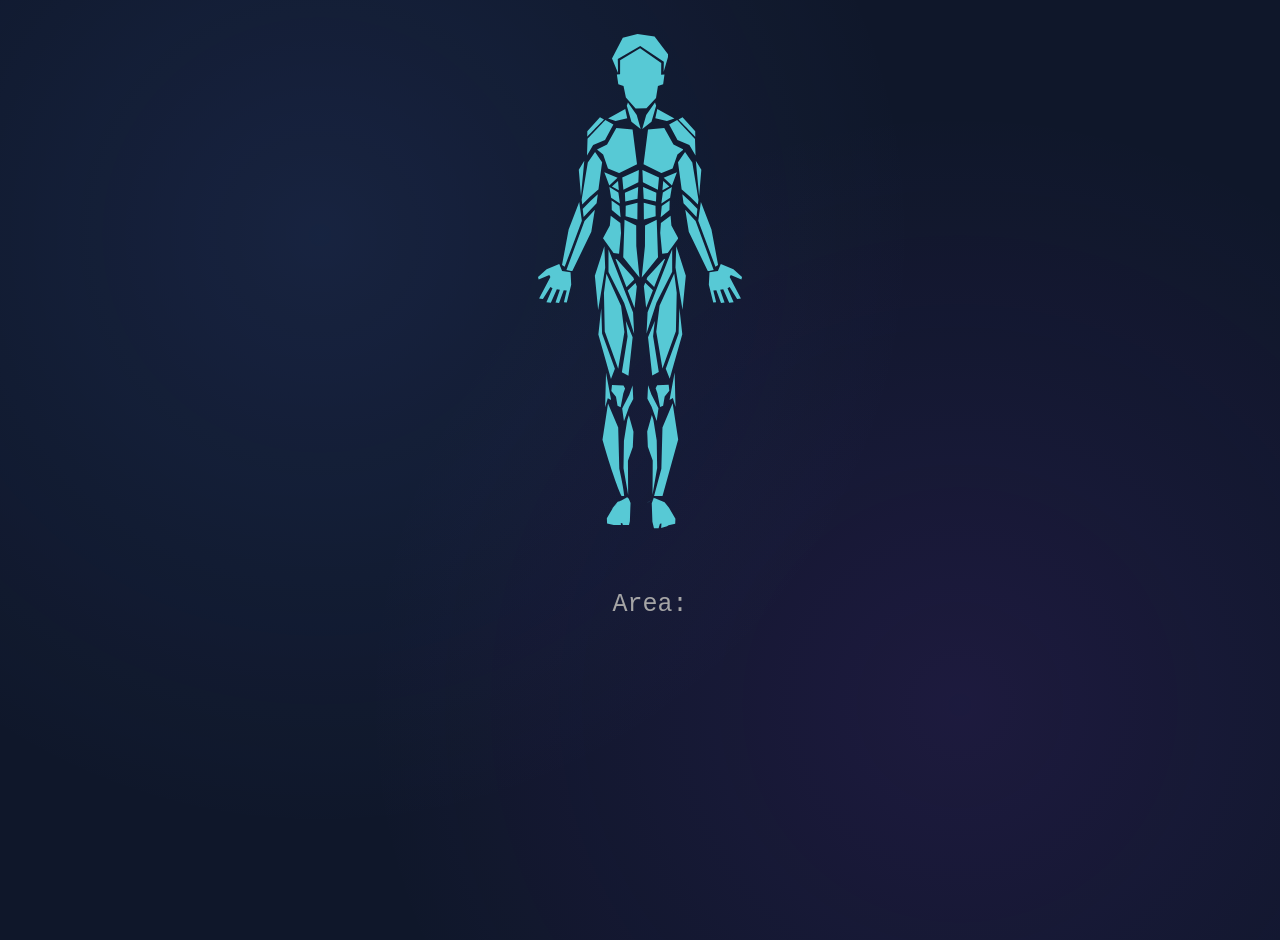
<file: index.html>
<!DOCTYPE html>
<html lang="en">
<head>

    <!-- Meta Tags -->
    <meta charset="UTF-8">
    <meta http-equiv="X-UA-Compatible" content="ie=edge">

    <!-- Stylesheet ok Docs -->
    <link rel="stylesheet" href="index.css">

    <!-- Javascript Docs -->
    <script type="text/javascript" src="index.js"></script>

</head>
<body>

    <!-- Human Body //-->
    <div class="human-body">
        <svg data-position='head' id='head' class='head' xmlns='http://www.w3.org/2000/svg' width='56.594' height='95.031' viewBox='0 0 56.594 95.031'><path d='M15.92 68.5l8.8 12.546 3.97 13.984-9.254-7.38-4.622-15.848zm27.1 0l-8.8 12.546-3.976 13.988 9.254-7.38 4.622-15.848zm6.11-27.775l.108-11.775-21.16-14.742L8.123 26.133 8.09 40.19l-3.24.215 1.462 9.732 5.208 1.81 2.36 11.63 9.72 11.018 10.856-.324 9.56-10.37 1.918-11.952 5.207-1.81 1.342-9.517zm-43.085-1.84l-.257-13.82L28.226 11.9l23.618 15.755-.216 10.37 4.976-17.085L42.556 2.376 25.49 0 10.803 3.673.002 24.415z'/></svg>
        <svg data-position='left-shoulder' id='left-shoulder' class='left-shoulder' xmlns='http://www.w3.org/2000/svg' width='109.532' height='46.594' viewBox='0 0 109.532 46.594'><path d='m 38.244,-0.004 1.98,9.232 -11.653,2.857 -7.474,-2.637 z M 17.005,10.536 12.962,8.35 0.306,22.35 0.244,27.675 c 0,0 16.52,-17.015 16.764,-17.14 z m 1.285,0.58 C 18.3,11.396 0.528,30.038 0.528,30.038 L -0.01,46.595 6.147,36.045 18.017,30.989 26.374,15.6 Z'/></svg>
        <svg data-position='right-shoulder' id='right-shoulder' class='right-shoulder' xmlns='http://www.w3.org/2000/svg' width='109.532' height='46.594' viewBox='0 0 109.532 46.594'><path d='m 3.2759972,-0.004 -1.98,9.232 11.6529998,2.857 7.473999,-2.637 z m 21.2379988,10.54 4.044,-2.187 12.656,14 0.07,5.33 c 0,0 -16.524,-17.019 -16.769,-17.144 z m -1.285,0.58 c -0.008,0.28 17.762,18.922 17.762,18.922 l 0.537,16.557 -6.157,-10.55 -11.871,-5.057 L 15.147997,15.6 Z'/></svg>
        <svg data-position='left-arm' id='left-arm' class='left-arm' xmlns='http://www.w3.org/2000/svg' width='156.344' height='119.25' viewBox='0 0 156.344 119.25'><path d='m21.12,56.5a1.678,1.678 0 0 1 -0.427,0.33l0.935,8.224l12.977,-13.89l1.2,-8.958a168.2,168.2 0 0 0 -14.685,14.294zm1.387,12.522l-18.07,48.91l5.757,1.333l19.125,-39.44l3.518,-22.047l-10.33,11.244zm-5.278,-18.96l2.638,18.74l-17.2,46.023l-2.657,-1.775l6.644,-35.518l10.575,-27.47zm18.805,-12.323a1.78,1.78 0 0 1 0.407,-0.24l3.666,-27.345l-7.037,-10.139l-7.258,10.58l-6.16,37.04l0.566,4.973a151.447,151.447 0 0 1 15.808,-14.87l0.008,0.001zm-13.742,-28.906l-3.3,35.276l-2.2,-26.238l5.5,-9.038z'/></svg>
        <svg data-position='right-arm' id='right-arm' class='right-arm' xmlns='http://www.w3.org/2000/svg' width='156.344' height='119.25' viewBox='0 0 156.344 119.25'><path d='m 18.997,56.5 a 1.678,1.678 0 0 0 0.427,0.33 L 18.489,65.054 5.512,51.164 4.312,42.206 A 168.2,168.2 0 0 1 18.997,56.5 Z m -1.387,12.522 18.07,48.91 -5.757,1.333 L 10.798,79.825 7.28,57.778 17.61,69.022 Z m 5.278,-18.96 -2.638,18.74 17.2,46.023 2.657,-1.775 L 33.463,77.532 22.888,50.062 Z M 4.083,37.739 A 1.78,1.78 0 0 0 3.676,37.499 L 0.01,10.154 7.047,0.015 l 7.258,10.58 6.16,37.04 -0.566,4.973 A 151.447,151.447 0 0 0 4.091,37.738 l -0.008,10e-4 z m 13.742,-28.906 3.3,35.276 2.2,-26.238 -5.5,-9.038 z'/></svg>
        <svg data-position='chest' id='chest' class='chest' xmlns='http://www.w3.org/2000/svg' width='86.594' height='45.063' viewBox='0 0 86.594 45.063'><path d='M19.32 0l-9.225 16.488-10.1 5.056 6.15 4.836 4.832 14.07 11.2 4.616 17.85-8.828-4.452-34.7zm47.934 0l9.225 16.488 10.1 5.056-6.15 4.836-4.833 14.07-11.2 4.616-17.844-8.828 4.45-34.7z'/></svg>
        <svg data-position='stomach' id='stomach' class='stomach' xmlns='http://www.w3.org/2000/svg' width='75.25' height='107.594' viewBox='0 0 75.25 107.594'><path d='M19.25 7.49l16.6-7.5-.5 12.16-14.943 7.662zm-10.322 8.9l6.9 3.848-.8-9.116zm5.617-8.732L1.32 2.15 6.3 15.6zm-8.17 9.267l9.015 5.514 1.54 11.028-8.795-5.735zm15.53 5.89l.332 8.662 12.286-2.665.664-11.826zm14.61 84.783L33.28 76.062l-.08-20.53-11.654-5.736-1.32 37.5zM22.735 35.64L22.57 46.3l11.787 3.166.166-16.657zm-14.16-5.255L16.49 35.9l1.1 11.25-8.8-7.06zm8.79 22.74l-9.673-7.28-.84 9.78L-.006 68.29l10.564 14.594 5.5.883 1.98-20.735zM56 7.488l-16.6-7.5.5 12.16 14.942 7.66zm10.32 8.9l-6.9 3.847.8-9.116zm-5.617-8.733L73.93 2.148l-4.98 13.447zm8.17 9.267l-9.015 5.514-1.54 11.03 8.8-5.736zm-15.53 5.89l-.332 8.662-12.285-2.665-.664-11.827zm-14.61 84.783l3.234-31.536.082-20.532 11.65-5.735 1.32 37.5zm13.78-71.957l.166 10.66-11.786 3.168-.166-16.657zm14.16-5.256l-7.915 5.514-1.1 11.25 8.794-7.06zm-8.79 22.743l9.673-7.28.84 9.78 6.862 12.66-10.564 14.597-5.5.883-1.975-20.74z'/></svg>
        <svg data-position='left-leg' id='left-leg' class='left-leg' xmlns='http://www.w3.org/2000/svg' width='93.626' height='250.625' viewBox='0 0 93.626 250.625'><path d='m 18.00179,139.99461 -0.664,5.99 4.647,5.77 1.55,9.1 3.1,1.33 2.655,-13.755 1.77,-4.88 -1.55,-3.107 z m 20.582,0.444 -3.32,9.318 -7.082,13.755 1.77,12.647 5.09,-14.2 4.205,-7.982 z m -26.557,-12.645 5.09,27.29 -3.32,-1.777 -2.656,8.875 z m 22.795,42.374 -1.55,4.88 -3.32,20.634 -0.442,27.51 4.65,26.847 -0.223,-34.39 4.87,-13.754 0.663,-15.087 z m -10.623,12.424 1.106,41.267 c 14.157565,64.57987 -5.846437,10.46082 -16.8199998,-29.07 l 5.5329998,-36.384 z m -9.71,-178.164003 0,22.476 15.71,31.073 9.923,30.850003 -1.033,-21.375 z m 25.49,30.248 0.118,-0.148 -0.793,-2.024 -16.545,-18.16 -1.242,-0.44 10.984,28.378 z m -6.255,10.766 6.812,17.6 2.274,-21.596 -1.344,-3.43 z m -26.4699998,17.82 0.827,25.340003 12.8159998,35.257 -3.928,10.136 -12.6099998,-44.51 z M 31.81879,76.04161 l 0.345,0.826 6.47,15.48 -4.177,38.342 -6.594,-3.526 5.715,-35.7 z m -21.465,-74.697003 0.827,21.373 L 4.1527902,65.02561 0.84679017,30.870607 Z m 2.068,27.323 14.677,32.391 3.307,26.000003 -6.2,36.58 -13.437,-37.241 -0.8269998,-38.342003 z'/></svg>
        <svg data-position='right-leg' id='right-leg' class='right-leg' xmlns='http://www.w3.org/2000/svg' width='80' height='250.625' viewBox='0 0 80 250.625'><path d='m 26.664979,139.7913 0.663,5.99 -4.647,5.77 -1.55,9.1 -3.1,1.33 -2.655,-13.755 -1.77,-4.88 1.55,-3.107 z m -20.5820002,0.444 3.3200005,9.318 7.0799997,13.755 -1.77,12.647 -5.0899997,-14.2 -4.2000005,-7.987 z m 3.7620005,29.73 1.5499997,4.88 3.32,20.633 0.442,27.51 -4.648,26.847 0.22,-34.39 -4.8670002,-13.754 -0.67,-15.087 z m 10.6229997,12.424 -1.107,41.267 -8.852,33.28 9.627,-4.55 16.046,-57.8 -5.533,-36.384 z m -13.9460002,74.991 c -5.157661,19.45233 -2.5788305,9.72616 0,0 z M 30.177979,4.225305 l 0,22.476 -15.713,31.072 -9.9230002,30.850005 1.033,-21.375005 z m -25.4930002,30.249 -0.118,-0.15 0.793,-2.023 16.5450002,-18.16 1.24,-0.44 -10.98,28.377 z m 6.2550002,10.764 -6.8120002,17.6 -2.274,-21.595 1.344,-3.43 z m 26.47,17.82 -0.827,25.342005 -12.816,35.25599 3.927,10.136 12.61,-44.50999 z m -24.565,12.783005 -0.346,0.825 -6.4700002,15.48 4.1780002,38.34199 6.594,-3.527 -5.715,-35.69999 z m 19.792,51.74999 -5.09,27.29 3.32,-1.776 2.655,8.875 z m 1.671,-126.452995 -0.826,21.375 7.03,42.308 3.306,-34.155 z m -2.066,27.325 -14.677,32.392 -3.308,26.000005 6.2,36.57999 13.436,-37.23999 0.827,-38.340005 z'/></svg>
        <svg data-position='left-hand' id='left-hand' class='left-hand' xmlns='http://www.w3.org/2000/svg' width='90' height='38.938' viewBox='0 0 90 38.938'><path d='m 21.255,-0.00198191 2.88,6.90000201 8.412,1.335 0.664,12.4579799 -4.427,17.8 -2.878,-0.22 2.8,-11.847 -2.99,-0.084 -4.676,12.6 -3.544,-0.446 4.4,-12.736 -3.072,-0.584 -5.978,13.543 -4.428,-0.445 6.088,-14.1 -2.1,-1.25 L 4.878,34.934 1.114,34.489 12.4,12.9 11.293,11.12 0.665,15.57 0,13.124 8.635,5.3380201 Z' /></svg>
        <svg data-position='right-hand' id='right-hand' class='right-hand' xmlns='http://www.w3.org/2000/svg' width='90' height='38.938' viewBox='0 0 90 38.938'><path d='m 13.793386,-0.00198533 -2.88,6.90000163 -8.4120002,1.335 -0.664,12.4579837 4.427,17.8 2.878,-0.22 -2.8,-11.847 2.99,-0.084 4.6760002,12.6 3.544,-0.446 -4.4,-12.736 3.072,-0.584 5.978,13.543 4.428,-0.445 -6.088,-14.1 2.1,-1.25 7.528,12.012 3.764,-0.445 -11.286,-21.589 1.107,-1.78 10.628,4.45 0.665,-2.447 -8.635,-7.7859837 z'/></svg>
        <svg data-position='left-foot' id='left-foot' class='left-foot' xmlns='http://www.w3.org/2000/svg' width='30' height='30' viewBox='0 0 30 30'><path d='m 19.558357,1.92821 c -22.1993328,20.55867 -11.0996668,10.27933 0,0 z m 5.975,5.989 -0.664,18.415 -1.55,6.435 -4.647,0 -1.327,-4.437 -1.55,-0.222 0.332,4.437 -5.864,-1.778 -1.5499998,-0.887 -6.64,-1.442 -0.22,-5.214 6.418,-10.87 4.4259998,-5.548 c 9.991542,-3.26362 9.41586,-8.41457 12.836,1.111 z'/></svg>
        <svg data-position='right-foot' id='right-foot' class='right-foot' xmlns='http://www.w3.org/2000/svg' width='90' height='38.938' viewBox='0 0 90 38.938'><path d='m 11.723492,2.35897 c -40.202667,20.558 -20.1013335,10.279 0,0 z m -5.9740005,5.989 0.663,18.415 1.546,6.435 4.6480005,0 1.328,-4.437 1.55,-0.222 -0.333,4.437 5.863,-1.778 1.55,-0.887 6.638,-1.442 0.222,-5.214 -6.418,-10.868 -4.426,-5.547 -10.8440005,-4.437 z'/> </svg>
    </div>
    <!--// Human Body -->

    <!-- Data Showing //-->
    <div id="area">
        Area: <span id="data"></span>
    </div>
    <!--// Data Showing -->

    <!-- Info Card //-->
    <div id="info-card" class="info-card">
        <div class="card-content">
            <h3 id="card-title">Body Part Details</h3>
            <div id="card-description" class="card-description"></div>
            <div id="card-details" class="card-details"></div>
        </div>
    </div>
    <!--// Info Card -->

</body>
</html>
</file>
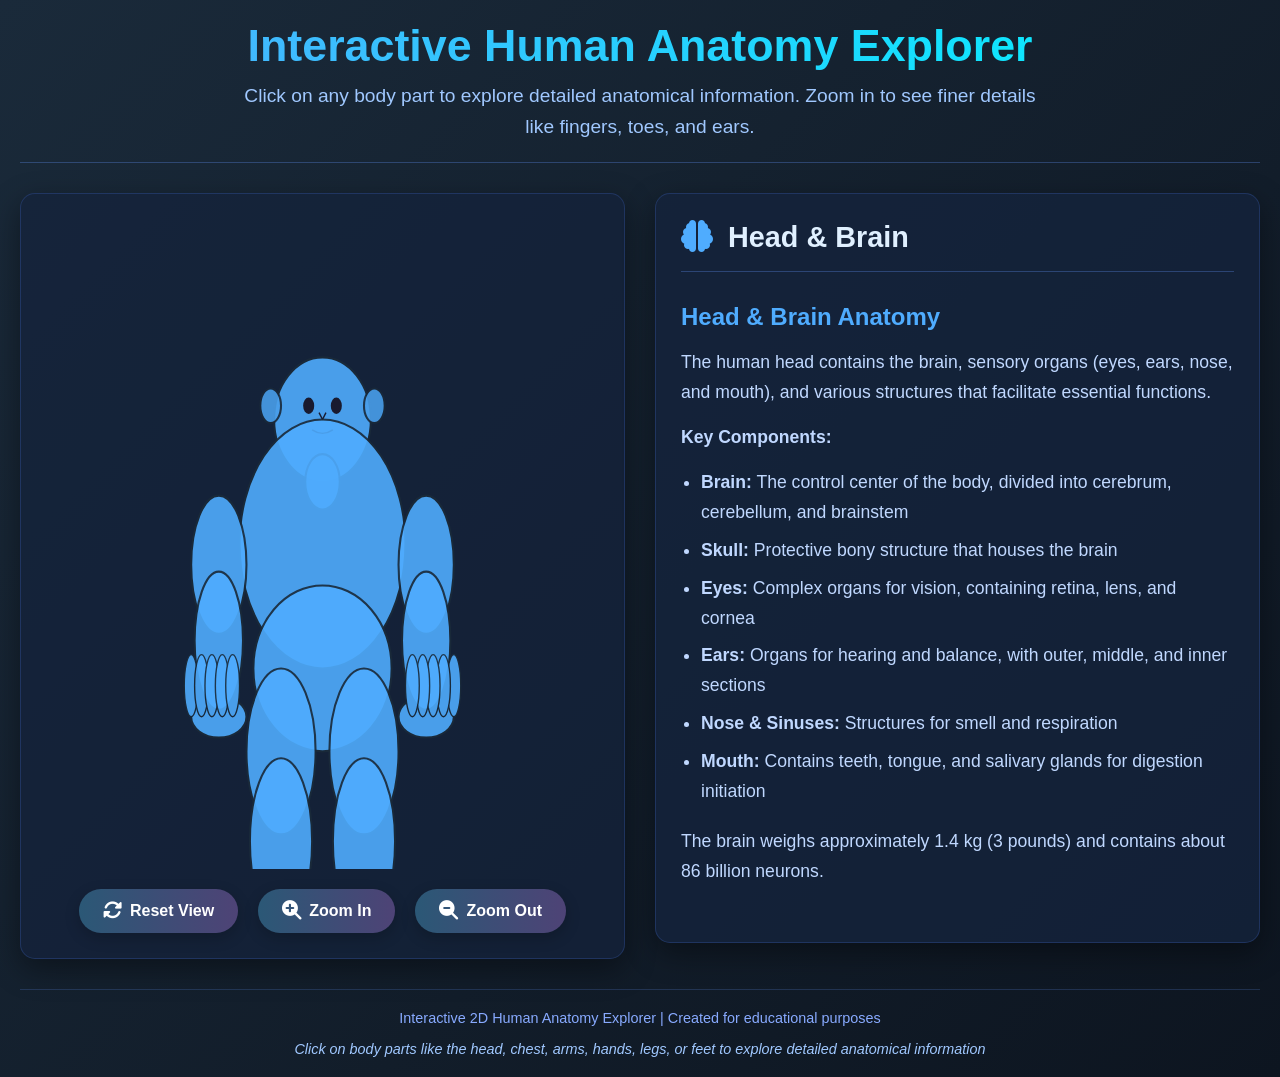
<file: deep.html>
<!DOCTYPE html>
<html lang="en">
<head>
    <meta charset="UTF-8">
    <meta name="viewport" content="width=device-width, initial-scale=1.0">
    <title>Interactive 2D Human Anatomy Explorer</title>
    <link rel="stylesheet" href="https://cdnjs.cloudflare.com/ajax/libs/font-awesome/6.4.0/css/all.min.css">
    <style>
        * {
            margin: 0;
            padding: 0;
            box-sizing: border-box;
            font-family: 'Segoe UI', Tahoma, Geneva, Verdana, sans-serif;
        }
        
        body {
            background: linear-gradient(135deg, #1a2a3a, #0d1520);
            color: #e0f0ff;
            min-height: 100vh;
            padding: 20px;
        }
        
        .container {
            max-width: 1400px;
            margin: 0 auto;
        }
        
        header {
            text-align: center;
            margin-bottom: 30px;
            padding-bottom: 20px;
            border-bottom: 1px solid rgba(100, 150, 255, 0.3);
        }
        
        h1 {
            font-size: 2.8rem;
            background: linear-gradient(to right, #4facfe, #00f2fe);
            -webkit-background-clip: text;
            background-clip: text;
            color: transparent;
            margin-bottom: 10px;
        }
        
        .subtitle {
            font-size: 1.2rem;
            color: #a0c8ff;
            max-width: 800px;
            margin: 0 auto;
            line-height: 1.6;
        }
        
        .app-container {
            display: flex;
            flex-wrap: wrap;
            gap: 30px;
            margin-bottom: 30px;
        }
        
        .human-figure-container {
            flex: 1;
            min-width: 500px;
            background: rgba(20, 35, 60, 0.7);
            border-radius: 15px;
            padding: 25px;
            box-shadow: 0 10px 30px rgba(0, 0, 0, 0.4);
            border: 1px solid rgba(80, 130, 255, 0.2);
        }
        
        .info-panel {
            flex: 1;
            min-width: 400px;
            background: rgba(20, 35, 60, 0.8);
            border-radius: 15px;
            padding: 25px;
            box-shadow: 0 10px 30px rgba(0, 0, 0, 0.4);
            border: 1px solid rgba(80, 130, 255, 0.2);
            overflow-y: auto;
            max-height: 750px;
        }
        
        .info-header {
            display: flex;
            align-items: center;
            margin-bottom: 25px;
            padding-bottom: 15px;
            border-bottom: 1px solid rgba(100, 150, 255, 0.3);
        }
        
        .info-icon {
            font-size: 2rem;
            margin-right: 15px;
            color: #4facfe;
        }
        
        .info-title {
            font-size: 1.8rem;
            color: #e0f0ff;
        }
        
        .info-content {
            font-size: 1.1rem;
            line-height: 1.7;
        }
        
        .info-content h3 {
            color: #4facfe;
            margin-bottom: 10px;
            font-size: 1.5rem;
        }
        
        .info-content p {
            margin-bottom: 15px;
            color: #c0d8ff;
        }
        
        .info-content ul {
            padding-left: 20px;
            margin-bottom: 20px;
        }
        
        .info-content li {
            margin-bottom: 8px;
            color: #c0d8ff;
        }
        
        .human-figure {
            position: relative;
            width: 100%;
            height: 650px;
            margin: 0 auto;
        }
        
        /* Body parts styling */
        .body-part {
            cursor: pointer;
            transition: all 0.3s ease;
            opacity: 0.9;
        }
        
        .body-part:hover {
            opacity: 1;
            filter: drop-shadow(0 0 8px rgba(79, 172, 254, 0.7));
        }
        
        .body-part.active {
            filter: drop-shadow(0 0 15px rgba(79, 172, 254, 0.9));
            opacity: 1;
        }
        
        .controls {
            display: flex;
            justify-content: center;
            gap: 20px;
            margin-top: 20px;
            flex-wrap: wrap;
        }
        
        .control-btn {
            background: linear-gradient(to right, #2b5876, #4e4376);
            border: none;
            color: white;
            padding: 12px 24px;
            border-radius: 50px;
            cursor: pointer;
            font-size: 1rem;
            font-weight: 600;
            transition: all 0.3s ease;
            display: flex;
            align-items: center;
            gap: 8px;
            box-shadow: 0 5px 15px rgba(0, 0, 0, 0.2);
        }
        
        .control-btn:hover {
            transform: translateY(-3px);
            box-shadow: 0 8px 20px rgba(0, 0, 0, 0.3);
        }
        
        .control-btn:active {
            transform: translateY(1px);
        }
        
        .control-btn i {
            font-size: 1.2rem;
        }
        
        .reset-btn {
            background: linear-gradient(to right, #2b5876, #4e4376);
        }
        
        .zoom-in {
            background: linear-gradient(to right, #2b5876, #4e4376);
        }
        
        .zoom-out {
            background: linear-gradient(to right, #2b5876, #4e4376);
        }
        
        footer {
            text-align: center;
            padding-top: 20px;
            color: #88aaff;
            font-size: 0.9rem;
            border-top: 1px solid rgba(100, 150, 255, 0.2);
        }
        
        .instructions {
            margin-top: 15px;
            font-style: italic;
            color: #a0c8ff;
        }
        
        /* Responsive design */
        @media (max-width: 1100px) {
            .app-container {
                flex-direction: column;
            }
            
            .human-figure-container, .info-panel {
                min-width: 100%;
            }
            
            .human-figure {
                height: 550px;
            }
        }
        
        @media (max-width: 600px) {
            .human-figure {
                height: 400px;
            }
            
            h1 {
                font-size: 2.2rem;
            }
            
            .control-btn {
                padding: 10px 18px;
                font-size: 0.9rem;
            }
        }
    </style>
</head>
<body>
    <div class="container">
        <header>
            <h1>Interactive Human Anatomy Explorer</h1>
            <p class="subtitle">Click on any body part to explore detailed anatomical information. Zoom in to see finer details like fingers, toes, and ears.</p>
        </header>
        
        <div class="app-container">
            <div class="human-figure-container">
                <div class="human-figure" id="humanFigure">
                    <!-- SVG human figure will be inserted here by JavaScript -->
                </div>
                
                <div class="controls">
                    <button class="control-btn reset-btn" id="resetView">
                        <i class="fas fa-sync-alt"></i> Reset View
                    </button>
                    <button class="control-btn zoom-in" id="zoomIn">
                        <i class="fas fa-search-plus"></i> Zoom In
                    </button>
                    <button class="control-btn zoom-out" id="zoomOut">
                        <i class="fas fa-search-minus"></i> Zoom Out
                    </button>
                </div>
            </div>
            
            <div class="info-panel">
                <div class="info-header">
                    <div class="info-icon">
                        <i class="fas fa-info-circle" id="infoIcon"></i>
                    </div>
                    <h2 class="info-title" id="infoTitle">Human Anatomy Explorer</h2>
                </div>
                <div class="info-content" id="infoContent">
                    <h3>Welcome to the Interactive Human Anatomy Explorer</h3>
                    <p>This interactive tool allows you to explore detailed human anatomy by clicking on different body parts.</p>
                    <p><strong>How to use:</strong></p>
                    <ul>
                        <li>Click on any body part to select it and view detailed information</li>
                        <li>Use the zoom buttons to see finer details</li>
                        <li>Click "Reset View" to return to the default view</li>
                        <li>Hover over body parts to see them highlighted</li>
                    </ul>
                    <p>Select a body part to begin exploring the fascinating details of human anatomy!</p>
                </div>
            </div>
        </div>
        
        <footer>
            <p>Interactive 2D Human Anatomy Explorer | Created for educational purposes</p>
            <p class="instructions">Click on body parts like the head, chest, arms, hands, legs, or feet to explore detailed anatomical information</p>
        </footer>
    </div>

    <script>
        // Anatomy data for different body parts
        const anatomyData = {
            head: {
                title: "Head & Brain",
                icon: "fas fa-brain",
                content: `
                    <h3>Head & Brain Anatomy</h3>
                    <p>The human head contains the brain, sensory organs (eyes, ears, nose, and mouth), and various structures that facilitate essential functions.</p>
                    
                    <p><strong>Key Components:</strong></p>
                    <ul>
                        <li><strong>Brain:</strong> The control center of the body, divided into cerebrum, cerebellum, and brainstem</li>
                        <li><strong>Skull:</strong> Protective bony structure that houses the brain</li>
                        <li><strong>Eyes:</strong> Complex organs for vision, containing retina, lens, and cornea</li>
                        <li><strong>Ears:</strong> Organs for hearing and balance, with outer, middle, and inner sections</li>
                        <li><strong>Nose & Sinuses:</strong> Structures for smell and respiration</li>
                        <li><strong>Mouth:</strong> Contains teeth, tongue, and salivary glands for digestion initiation</li>
                    </ul>
                    
                    <p>The brain weighs approximately 1.4 kg (3 pounds) and contains about 86 billion neurons.</p>
                `
            },
            chest: {
                title: "Chest & Thoracic Organs",
                icon: "fas fa-heartbeat",
                content: `
                    <h3>Chest & Thoracic Cavity</h3>
                    <p>The chest (thoracic cavity) contains vital organs for circulation, respiration, and protection.</p>
                    
                    <p><strong>Major Organs:</strong></p>
                    <ul>
                        <li><strong>Heart:</strong> Muscular organ that pumps blood throughout the body</li>
                        <li><strong>Lungs:</strong> Pair of spongy organs for gas exchange (oxygen in, carbon dioxide out)</li>
                        <li><strong>Ribs & Sternum:</strong> Bony cage that protects thoracic organs</li>
                        <li><strong>Diaphragm:</strong> Major muscle for respiration that separates thoracic and abdominal cavities</li>
                        <li><strong>Esophagus:</strong> Muscular tube connecting throat to stomach</li>
                        <li><strong>Trachea:</strong> Windpipe that carries air to the lungs</li>
                    </ul>
                    
                    <p>The heart beats approximately 100,000 times per day, pumping about 7,500 liters of blood.</p>
                `
            },
            abdomen: {
                title: "Abdomen & Digestive System",
                icon: "fas fa-stomach",
                content: `
                    <h3>Abdomen & Digestive Organs</h3>
                    <p>The abdominal cavity contains most digestive organs and plays a crucial role in nutrient processing and waste elimination.</p>
                    
                    <p><strong>Key Organs:</strong></p>
                    <ul>
                        <li><strong>Stomach:</strong> Muscular sac that mixes food with digestive juices</li>
                        <li><strong>Liver:</strong> Largest internal organ, produces bile and detoxifies chemicals</li>
                        <li><strong>Pancreas:</strong> Produces digestive enzymes and hormones like insulin</li>
                        <li><strong>Small Intestine:</strong> Where most digestion and nutrient absorption occurs</li>
                        <li><strong>Large Intestine:</strong> Absorbs water and forms feces</li>
                        <li><strong>Kidneys:</strong> Filter blood, remove waste, and regulate fluid balance</li>
                        <li><strong>Spleen:</strong> Filters blood and supports immune system</li>
                    </ul>
                    
                    <p>The small intestine is approximately 6-7 meters (20-23 feet) long in adults.</p>
                `
            },
            arm: {
                title: "Arm & Upper Limb",
                icon: "fas fa-hand-paper",
                content: `
                    <h3>Arm & Upper Limb Anatomy</h3>
                    <p>The human arm is a complex structure designed for mobility, manipulation, and strength.</p>
                    
                    <p><strong>Major Components:</strong></p>
                    <ul>
                        <li><strong>Shoulder:</strong> Ball-and-socket joint connecting arm to torso</li>
                        <li><strong>Upper Arm (Humerus):</strong> Single long bone between shoulder and elbow</li>
                        <li><strong>Forearm:</strong> Contains radius and ulna bones</li>
                        <li><strong>Elbow Joint:</strong> Hinge joint allowing flexion and extension</li>
                        <li><strong>Wrist:</strong> Complex joint with 8 carpal bones</li>
                        <li><strong>Muscles:</strong> Biceps (front), triceps (back), and numerous forearm muscles</li>
                    </ul>
                    
                    <p>The arm contains approximately 30 bones, including the shoulder, arm, forearm, wrist, and hand bones.</p>
                `
            },
            hand: {
                title: "Hand & Fingers",
                icon: "fas fa-hand",
                content: `
                    <h3>Hand & Finger Anatomy</h3>
                    <p>The human hand is an intricate structure with remarkable dexterity, containing 27 bones and numerous muscles.</p>
                    
                    <p><strong>Detailed Anatomy:</strong></p>
                    <ul>
                        <li><strong>Palm:</strong> Contains 5 metacarpal bones</li>
                        <li><strong>Fingers (Digits):</strong> Each has 3 phalanges (except thumb with 2)</li>
                        <li><strong>Thumb:</strong> Opposable digit with unique saddle joint</li>
                        <li><strong>Joints:</strong> Interphalangeal (between finger bones), metacarpophalangeal (knuckles)</li>
                        <li><strong>Fingerprints:</strong> Unique ridge patterns on fingertips for grip</li>
                        <li><strong>Nails:</strong> Protective keratin plates on dorsal fingertips</li>
                    </ul>
                    
                    <p>Each hand contains approximately 17,000 touch receptors and nerve endings, making it one of the most sensitive body parts.</p>
                `
            },
            leg: {
                title: "Leg & Lower Limb",
                icon: "fas fa-walking",
                content: `
                    <h3>Leg & Lower Limb Anatomy</h3>
                    <p>The legs provide support, mobility, and stability for the human body, containing some of the strongest bones and muscles.</p>
                    
                    <p><strong>Major Components:</strong></p>
                    <ul>
                        <li><strong>Hip Joint:</strong> Ball-and-socket connecting leg to pelvis</li>
                        <li><strong>Thigh (Femur):</strong> Longest and strongest bone in the body</li>
                        <li><strong>Knee:</strong> Complex hinge joint with patella (kneecap)</li>
                        <li><strong>Lower Leg:</strong> Contains tibia (shin) and fibula bones</li>
                        <li><strong>Ankle:</strong> Joint connecting leg to foot</li>
                        <li><strong>Major Muscles:</strong> Quadriceps (front thigh), hamstrings (back thigh), calf muscles</li>
                    </ul>
                    
                    <p>The femur can withstand forces up to 1,800-2,500 pounds, making it remarkably strong for its weight.</p>
                `
            },
            foot: {
                title: "Foot & Toes",
                icon: "fas fa-shoe-prints",
                content: `
                    <h3>Foot & Toe Anatomy</h3>
                    <p>The human foot is a complex structure with 26 bones, 33 joints, and over 100 muscles, tendons, and ligaments.</p>
                    
                    <p><strong>Detailed Anatomy:</strong></p>
                    <ul>
                        <li><strong>Ankle:</strong> Joint between leg and foot with tibia, fibula, and talus</li>
                        <li><strong>Heel:</strong> Contains calcaneus (largest foot bone)</li>
                        <li><strong>Arch:</strong> Spring-like structure for shock absorption</li>
                        <li><strong>Toes (Digits):</strong> Five toes, each with phalanges</li>
                        <li><strong>Big Toe (Hallux):</strong> Bears most weight during walking</li>
                        <li><strong>Ball of Foot:</strong> Area behind toes bearing body weight</li>
                        <li><strong>Plantar Fascia:</strong> Thick band supporting the arch</li>
                    </ul>
                    
                    <p>The average person takes 8,000-10,000 steps per day, which adds up to about 115,000 miles over a lifetime—more than four times around the Earth!</p>
                `
            },
            ear: {
                title: "Ear & Hearing",
                icon: "fas fa-ear",
                content: `
                    <h3>Ear & Hearing Anatomy</h3>
                    <p>The human ear is a complex organ responsible for hearing and balance, divided into three main sections.</p>
                    
                    <p><strong>Detailed Anatomy:</strong></p>
                    <ul>
                        <li><strong>Outer Ear:</strong> Pinna (visible part) and ear canal</li>
                        <li><strong>Middle Ear:</strong> Contains eardrum and three tiny bones (ossicles) - malleus, incus, and stapes</li>
                        <li><strong>Inner Ear:</strong> Cochlea (hearing) and vestibular system (balance)</li>
                        <li><strong>Eardrum:</strong> Thin membrane that vibrates with sound</li>
                        <li><strong>Eustachian Tube:</strong> Connects middle ear to throat, equalizes pressure</li>
                        <li><strong>Cochlea:</strong> Spiral-shaped organ with hair cells that convert sound vibrations to nerve signals</li>
                    </ul>
                    
                    <p>The human ear can detect sounds from 20 Hz (low pitch) to 20,000 Hz (high pitch) and can distinguish between hundreds of thousands of different sounds.</p>
                `
            }
        };

        // Current state
        let currentZoom = 1;
        let activePart = null;
        
        // Initialize the application
        document.addEventListener('DOMContentLoaded', function() {
            // Create SVG human figure
            createHumanFigure();
            
            // Set up event listeners for controls
            document.getElementById('resetView').addEventListener('click', resetView);
            document.getElementById('zoomIn').addEventListener('click', zoomIn);
            document.getElementById('zoomOut').addEventListener('click', zoomOut);
            
            // Set up initial info display
            updateInfoPanel('head');
        });
        
        // Create SVG human figure with detailed body parts
        function createHumanFigure() {
            const container = document.getElementById('humanFigure');
            
            // Create SVG element
            const svg = document.createElementNS("http://www.w3.org/2000/svg", "svg");
            svg.setAttribute("viewBox", "0 0 800 800");
            svg.setAttribute("width", "100%");
            svg.setAttribute("height", "100%");
            svg.setAttribute("id", "humanFigureSVG");
            
            // Create groups for different zoom levels
            const mainGroup = document.createElementNS("http://www.w3.org/2000/svg", "g");
            mainGroup.setAttribute("id", "mainGroup");
            mainGroup.setAttribute("transform", `scale(${currentZoom}) translate(400, 400)`);
            
            // Draw detailed human figure with body parts
            // Head (with detailed features)
            const headGroup = createBodyPart('head', 0, -180, 70, 90, '#4facfe');
            // Add facial features to head
            const faceGroup = document.createElementNS("http://www.w3.org/2000/svg", "g");
            
            // Eyes
            const leftEye = document.createElementNS("http://www.w3.org/2000/svg", "ellipse");
            leftEye.setAttribute("cx", "-20");
            leftEye.setAttribute("cy", "-20");
            leftEye.setAttribute("rx", "8");
            leftEye.setAttribute("ry", "12");
            leftEye.setAttribute("fill", "#1a1a2e");
            
            const rightEye = document.createElementNS("http://www.w3.org/2000/svg", "ellipse");
            rightEye.setAttribute("cx", "20");
            rightEye.setAttribute("cy", "-20");
            rightEye.setAttribute("rx", "8");
            rightEye.setAttribute("ry", "12");
            rightEye.setAttribute("fill", "#1a1a2e");
            
            // Nose
            const nose = document.createElementNS("http://www.w3.org/2000/svg", "path");
            nose.setAttribute("d", "M-5,-10 L0,0 L5,-10");
            nose.setAttribute("fill", "none");
            nose.setAttribute("stroke", "#1a1a2e");
            nose.setAttribute("stroke-width", "2");
            
            // Mouth
            const mouth = document.createElementNS("http://www.w3.org/2000/svg", "path");
            mouth.setAttribute("d", "M-15,15 Q0,25 15,15");
            mouth.setAttribute("fill", "none");
            mouth.setAttribute("stroke", "#1a1a2e");
            mouth.setAttribute("stroke-width", "2");
            
            // Ears
            const leftEar = createBodyPart('ear', -75, -20, 15, 25, '#4facfe');
            const rightEar = createBodyPart('ear', 75, -20, 15, 25, '#4facfe');
            
            faceGroup.appendChild(leftEye);
            faceGroup.appendChild(rightEye);
            faceGroup.appendChild(nose);
            faceGroup.appendChild(mouth);
            headGroup.appendChild(faceGroup);
            headGroup.appendChild(leftEar);
            headGroup.appendChild(rightEar);
            
            // Neck
            const neck = createBodyPart('neck', 0, -90, 25, 40, '#4facfe');
            
            // Chest/Torso
            const chest = createBodyPart('chest', 0, 0, 120, 180, '#4facfe');
            
            // Abdomen
            const abdomen = createBodyPart('abdomen', 0, 180, 100, 120, '#4facfe');
            
            // Left Arm (with detailed hand)
            const leftArmGroup = document.createElementNS("http://www.w3.org/2000/svg", "g");
            leftArmGroup.setAttribute("id", "leftArmGroup");
            
            // Upper arm
            const leftUpperArm = createBodyPart('arm', -150, 30, 40, 100, '#4facfe');
            
            // Forearm
            const leftForearm = createBodyPart('arm', -150, 140, 35, 100, '#4facfe');
            
            // Hand with fingers
            const leftHandGroup = createHand('hand', -150, 250, 40, 30, '#4facfe', 'left');
            
            leftArmGroup.appendChild(leftUpperArm);
            leftArmGroup.appendChild(leftForearm);
            leftArmGroup.appendChild(leftHandGroup);
            
            // Right Arm (with detailed hand)
            const rightArmGroup = document.createElementNS("http://www.w3.org/2000/svg", "g");
            rightArmGroup.setAttribute("id", "rightArmGroup");
            
            // Upper arm
            const rightUpperArm = createBodyPart('arm', 150, 30, 40, 100, '#4facfe');
            
            // Forearm
            const rightForearm = createBodyPart('arm', 150, 140, 35, 100, '#4facfe');
            
            // Hand with fingers
            const rightHandGroup = createHand('hand', 150, 250, 40, 30, '#4facfe', 'right');
            
            rightArmGroup.appendChild(rightUpperArm);
            rightArmGroup.appendChild(rightForearm);
            rightArmGroup.appendChild(rightHandGroup);
            
            // Left Leg (with detailed foot)
            const leftLegGroup = document.createElementNS("http://www.w3.org/2000/svg", "g");
            leftLegGroup.setAttribute("id", "leftLegGroup");
            
            // Thigh
            const leftThigh = createBodyPart('leg', -60, 300, 50, 120, '#4facfe');
            
            // Lower leg
            const leftLowerLeg = createBodyPart('leg', -60, 430, 45, 120, '#4facfe');
            
            // Foot with toes
            const leftFootGroup = createFoot('foot', -60, 560, 60, 30, '#4facfe', 'left');
            
            leftLegGroup.appendChild(leftThigh);
            leftLegGroup.appendChild(leftLowerLeg);
            leftLegGroup.appendChild(leftFootGroup);
            
            // Right Leg (with detailed foot)
            const rightLegGroup = document.createElementNS("http://www.w3.org/2000/svg", "g");
            rightLegGroup.setAttribute("id", "rightLegGroup");
            
            // Thigh
            const rightThigh = createBodyPart('leg', 60, 300, 50, 120, '#4facfe');
            
            // Lower leg
            const rightLowerLeg = createBodyPart('leg', 60, 430, 45, 120, '#4facfe');
            
            // Foot with toes
            const rightFootGroup = createFoot('foot', 60, 560, 60, 30, '#4facfe', 'right');
            
            rightLegGroup.appendChild(rightThigh);
            rightLegGroup.appendChild(rightLowerLeg);
            rightLegGroup.appendChild(rightFootGroup);
            
            // Add all body parts to the main group
            mainGroup.appendChild(headGroup);
            mainGroup.appendChild(neck);
            mainGroup.appendChild(chest);
            mainGroup.appendChild(abdomen);
            mainGroup.appendChild(leftArmGroup);
            mainGroup.appendChild(rightArmGroup);
            mainGroup.appendChild(leftLegGroup);
            mainGroup.appendChild(rightLegGroup);
            
            svg.appendChild(mainGroup);
            container.appendChild(svg);
        }
        
        // Create a body part element
        function createBodyPart(id, x, y, width, height, color) {
            const group = document.createElementNS("http://www.w3.org/2000/svg", "g");
            group.setAttribute("id", id);
            group.setAttribute("class", "body-part");
            group.setAttribute("transform", `translate(${x}, ${y})`);
            
            const part = document.createElementNS("http://www.w3.org/2000/svg", "ellipse");
            part.setAttribute("cx", "0");
            part.setAttribute("cy", "0");
            part.setAttribute("rx", width);
            part.setAttribute("ry", height);
            part.setAttribute("fill", color);
            part.setAttribute("stroke", "#1a2a3a");
            part.setAttribute("stroke-width", "3");
            
            group.appendChild(part);
            
            // Add event listener
            group.addEventListener('click', function(e) {
                e.stopPropagation();
                selectBodyPart(id);
            });
            
            return group;
        }
        
        // Create a detailed hand with fingers
        function createHand(id, x, y, width, height, color, side) {
            const group = document.createElementNS("http://www.w3.org/2000/svg", "g");
            group.setAttribute("id", id);
            group.setAttribute("class", "body-part");
            group.setAttribute("transform", `translate(${x}, ${y})`);
            
            // Palm
            const palm = document.createElementNS("http://www.w3.org/2000/svg", "ellipse");
            palm.setAttribute("cx", "0");
            palm.setAttribute("cy", "0");
            palm.setAttribute("rx", width);
            palm.setAttribute("ry", height);
            palm.setAttribute("fill", color);
            palm.setAttribute("stroke", "#1a2a3a");
            palm.setAttribute("stroke-width", "3");
            
            group.appendChild(palm);
            
            // Create fingers (5 fingers)
            const fingerCount = 5;
            const fingerWidth = width / 4;
            const fingerHeight = height * 1.5;
            
            for (let i = 0; i < fingerCount; i++) {
                // Position fingers based on side (left or right hand)
                let fingerX;
                if (side === 'left') {
                    fingerX = -width + (i * fingerWidth * 1.5);
                } else {
                    fingerX = width - (i * fingerWidth * 1.5);
                }
                
                const finger = document.createElementNS("http://www.w3.org/2000/svg", "ellipse");
                finger.setAttribute("cx", fingerX);
                finger.setAttribute("cy", -fingerHeight);
                finger.setAttribute("rx", fingerWidth);
                finger.setAttribute("ry", fingerHeight);
                finger.setAttribute("fill", color);
                finger.setAttribute("stroke", "#1a2a3a");
                finger.setAttribute("stroke-width", "2");
                
                group.appendChild(finger);
            }
            
            // Add event listener
            group.addEventListener('click', function(e) {
                e.stopPropagation();
                selectBodyPart('hand');
            });
            
            return group;
        }
        
        // Create a detailed foot with toes
        function createFoot(id, x, y, width, height, color, side) {
            const group = document.createElementNS("http://www.w3.org/2000/svg", "g");
            group.setAttribute("id", id);
            group.setAttribute("class", "body-part");
            group.setAttribute("transform", `translate(${x}, ${y})`);
            
            // Foot base
            const foot = document.createElementNS("http://www.w3.org/2000/svg", "ellipse");
            foot.setAttribute("cx", "0");
            foot.setAttribute("cy", "0");
            foot.setAttribute("rx", width);
            foot.setAttribute("ry", height);
            foot.setAttribute("fill", color);
            foot.setAttribute("stroke", "#1a2a3a");
            foot.setAttribute("stroke-width", "3");
            
            group.appendChild(foot);
            
            // Create toes (5 toes)
            const toeCount = 5;
            const toeWidth = width / 5;
            const toeHeight = height * 0.8;
            
            for (let i = 0; i < toeCount; i++) {
                // Position toes based on side (left or right foot)
                let toeX;
                if (side === 'left') {
                    toeX = -width + (i * toeWidth * 1.8) + toeWidth;
                } else {
                    toeX = width - (i * toeWidth * 1.8) - toeWidth;
                }
                
                const toe = document.createElementNS("http://www.w3.org/2000/svg", "ellipse");
                toe.setAttribute("cx", toeX);
                toe.setAttribute("cy", -toeHeight);
                toe.setAttribute("rx", toeWidth);
                toe.setAttribute("ry", toeHeight);
                toe.setAttribute("fill", color);
                toe.setAttribute("stroke", "#1a2a3a");
                toe.setAttribute("stroke-width", "2");
                
                group.appendChild(toe);
            }
            
            // Add event listener
            group.addEventListener('click', function(e) {
                e.stopPropagation();
                selectBodyPart('foot');
            });
            
            return group;
        }
        
        // Select a body part and update the info panel
        function selectBodyPart(partId) {
            // Remove active class from all body parts
            document.querySelectorAll('.body-part').forEach(part => {
                part.classList.remove('active');
            });
            
            // Add active class to selected part
            const selectedPart = document.getElementById(partId);
            if (selectedPart) {
                selectedPart.classList.add('active');
            }
            
            // Also activate related parts
            if (partId === 'ear') {
                // Both ears are separate elements with class 'ear'
                document.querySelectorAll('.body-part[id="ear"]').forEach(ear => {
                    ear.classList.add('active');
                });
            }
            
            // Update active part
            activePart = partId;
            
            // Update info panel
            updateInfoPanel(partId);
        }
        
        // Update the information panel with data for the selected body part
        function updateInfoPanel(partId) {
            const partData = anatomyData[partId] || anatomyData.head;
            
            // Update title and icon
            document.getElementById('infoTitle').textContent = partData.title;
            document.getElementById('infoIcon').className = partData.icon;
            
            // Update content
            document.getElementById('infoContent').innerHTML = partData.content;
        }
        
        // Zoom functions
        function zoomIn() {
            if (currentZoom < 2) {
                currentZoom += 0.2;
                updateZoom();
            }
        }
        
        function zoomOut() {
            if (currentZoom > 0.5) {
                currentZoom -= 0.2;
                updateZoom();
            }
        }
        
        function resetView() {
            currentZoom = 1;
            updateZoom();
            
            // Reset active part
            if (activePart) {
                document.getElementById(activePart).classList.remove('active');
                activePart = null;
            }
            
            // Reset info pahjytju56yu56ynel
            document.getElementById('infoTitle').textContent = 'Human Anatomy Explorer';
            document.getElementById('infoIcon').className = 'fas fa-info-circle';
            document.getElementById('infoContent').innerHTML = `
                <h3>Welcome to the Interactive Human Anatomy Explorer</h3>
                <p>This interactive tool allows you to explore detailed human anatomy by clicking on different body parts.</p>
                <p><strong>How to use:</strong></p>
                <ul>
                    <li>Click on any body part to select it and view detailed information</li>
                    <li>Use the zoom buttons to see finer details</li>
                    <li>Click "Reset View" to return to the default view</li>
                    <li>Hover over body parts to see them highlighted</li>
                </ul>
                <p>Select a body part to begin exploring the fascinating details of human anatomy!</p>
            `;
        }
        
        function updateZoom() {
            const mainGroup = document.getElementById('mainGroup');
            if (mainGroup) {
                mainGroup.setAttribute("transform", `scale(${currentZoom}) translate(400, 400)`);
            }
        }
    </script>
</body>
</html>
</file>
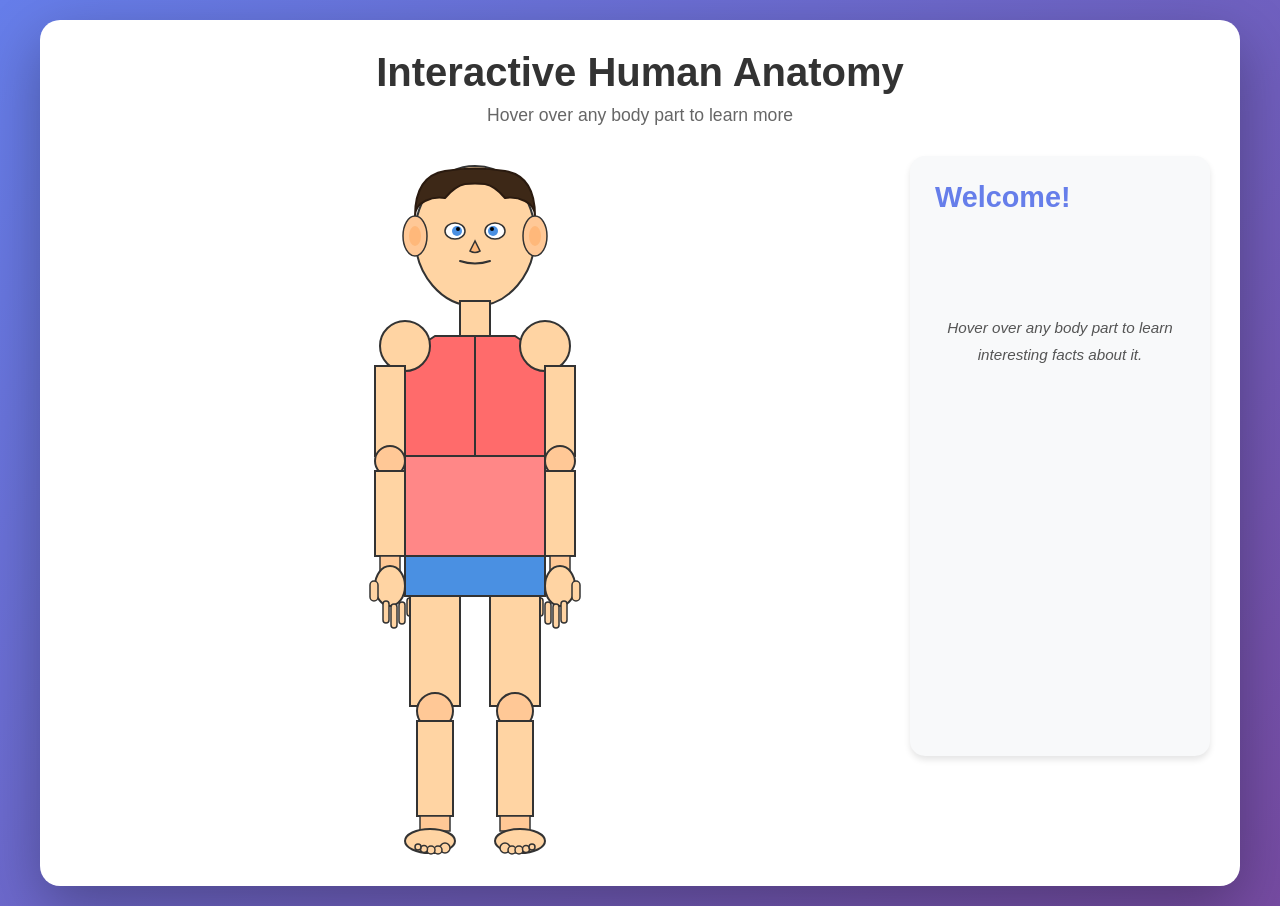
<file: intuructive.html>
<!DOCTYPE html>
<html lang="en">
<head>
    <meta charset="UTF-8">
    <meta name="viewport" content="width=device-width, initial-scale=1.0">
    <title>Interactive Human Anatomy</title>
    <style>
        * {
            margin: 0;
            padding: 0;
            box-sizing: border-box;
        }

        body {
            font-family: 'Segoe UI', Tahoma, Geneva, Verdana, sans-serif;
            background: linear-gradient(135deg, #667eea 0%, #764ba2 100%);
            display: flex;
            justify-content: center;
            align-items: center;
            min-height: 100vh;
            padding: 20px;
        }

        .container {
            background: white;
            border-radius: 20px;
            padding: 30px;
            box-shadow: 0 20px 60px rgba(0, 0, 0, 0.3);
            max-width: 1200px;
            width: 100%;
        }

        h1 {
            text-align: center;
            color: #333;
            margin-bottom: 10px;
            font-size: 2.5em;
        }

        .subtitle {
            text-align: center;
            color: #666;
            margin-bottom: 30px;
            font-size: 1.1em;
        }

        .content {
            display: flex;
            gap: 30px;
            align-items: flex-start;
        }

        .svg-container {
            flex: 1;
            display: flex;
            justify-content: center;
            align-items: center;
            min-height: 600px;
        }

        svg {
            max-width: 100%;
            height: auto;
        }

        .info-panel {
            flex: 0 0 300px;
            background: #f8f9fa;
            border-radius: 15px;
            padding: 25px;
            min-height: 600px;
            box-shadow: 0 4px 6px rgba(0, 0, 0, 0.1);
        }

        .info-panel h2 {
            color: #667eea;
            margin-bottom: 15px;
            font-size: 1.8em;
        }

        .info-panel p {
            color: #555;
            line-height: 1.8;
            font-size: 0.95em;
        }

        .body-part {
            cursor: pointer;
            transition: all 0.3s ease;
        }

        .body-part:hover {
            opacity: 0.8;
            filter: brightness(1.2);
        }

        .default-message {
            color: #999;
            font-style: italic;
            text-align: center;
            margin-top: 100px;
        }

        @media (max-width: 768px) {
            .content {
                flex-direction: column;
            }

            .info-panel {
                flex: 1;
                width: 100%;
                min-height: auto;
            }

            h1 {
                font-size: 1.8em;
            }
        }
    </style>
</head>
<body>
    <div class="container">
        <h1>Interactive Human Anatomy</h1>
        <p class="subtitle">Hover over any body part to learn more</p>
        
        <div class="content">
            <div class="svg-container">
                <svg width="400" height="700" viewBox="0 0 400 700" xmlns="http://www.w3.org/2000/svg">
                    <!-- Head -->
                    <ellipse class="body-part" data-part="head" cx="200" cy="80" rx="60" ry="70" fill="#ffd4a3" stroke="#333" stroke-width="2"/>
                    
                    <!-- Hair -->
                    <path class="body-part" data-part="hair" d="M 140 60 Q 140 20 170 15 Q 200 10 230 15 Q 260 20 260 60 Q 260 50 250 45 Q 240 40 230 42 Q 220 30 210 28 Q 200 27 190 28 Q 180 30 170 42 Q 160 40 150 45 Q 140 50 140 60 Z" fill="#3d2817" stroke="#2a1a0f" stroke-width="2"/>
                    
                    <!-- Left Ear -->
                    <ellipse class="body-part" data-part="left-ear" cx="140" cy="80" rx="12" ry="20" fill="#ffc896" stroke="#333" stroke-width="1.5"/>
                    <ellipse cx="140" cy="80" rx="6" ry="10" fill="#ffb87a" stroke="none"/>
                    
                    <!-- Right Ear -->
                    <ellipse class="body-part" data-part="right-ear" cx="260" cy="80" rx="12" ry="20" fill="#ffc896" stroke="#333" stroke-width="1.5"/>
                    <ellipse cx="260" cy="80" rx="6" ry="10" fill="#ffb87a" stroke="none"/>
                    
                    <!-- Eyes -->
                    <ellipse class="body-part" data-part="left-eye" cx="180" cy="75" rx="10" ry="8" fill="white" stroke="#333" stroke-width="1.5"/>
                    <circle cx="182" cy="75" r="5" fill="#4a90e2"/>
                    <circle cx="183" cy="73" r="2" fill="black"/>
                    
                    <ellipse class="body-part" data-part="right-eye" cx="220" cy="75" rx="10" ry="8" fill="white" stroke="#333" stroke-width="1.5"/>
                    <circle cx="218" cy="75" r="5" fill="#4a90e2"/>
                    <circle cx="217" cy="73" r="2" fill="black"/>
                    
                    <!-- Nose -->
                    <path class="body-part" data-part="nose" d="M 200 85 L 195 95 Q 200 98 205 95 Z" fill="#ffb87a" stroke="#333" stroke-width="1.5"/>
                    
                    <!-- Mouth -->
                    <path class="body-part" data-part="mouth" d="M 185 105 Q 200 110 215 105" fill="none" stroke="#333" stroke-width="2" stroke-linecap="round"/>
                    
                    <!-- Neck -->
                    <rect class="body-part" data-part="neck" x="185" y="145" width="30" height="35" fill="#ffd4a3" stroke="#333" stroke-width="2"/>
                    
                    <!-- Torso -->
                    <path class="body-part" data-part="chest" d="M 160 180 L 130 200 L 130 300 L 200 300 L 200 180 Z" fill="#ff6b6b" stroke="#333" stroke-width="2"/>
                    <path class="body-part" data-part="chest" d="M 240 180 L 270 200 L 270 300 L 200 300 L 200 180 Z" fill="#ff6b6b" stroke="#333" stroke-width="2"/>
                    
                    <!-- Abdomen -->
                    <rect class="body-part" data-part="abdomen" x="130" y="300" width="140" height="100" fill="#ff8787" stroke="#333" stroke-width="2"/>
                    
                    <!-- Left Shoulder -->
                    <circle class="body-part" data-part="left-shoulder" cx="130" cy="190" r="25" fill="#ffd4a3" stroke="#333" stroke-width="2"/>
                    
                    <!-- Right Shoulder -->
                    <circle class="body-part" data-part="right-shoulder" cx="270" cy="190" r="25" fill="#ffd4a3" stroke="#333" stroke-width="2"/>
                    
                    <!-- Left Upper Arm -->
                    <rect class="body-part" data-part="left-upper-arm" x="100" y="210" width="30" height="90" fill="#ffd4a3" stroke="#333" stroke-width="2"/>
                    
                    <!-- Right Upper Arm -->
                    <rect class="body-part" data-part="right-upper-arm" x="270" y="210" width="30" height="90" fill="#ffd4a3" stroke="#333" stroke-width="2"/>
                    
                    <!-- Left Elbow -->
                    <circle class="body-part" data-part="left-elbow" cx="115" cy="305" r="15" fill="#ffc896" stroke="#333" stroke-width="2"/>
                    
                    <!-- Right Elbow -->
                    <circle class="body-part" data-part="right-elbow" cx="285" cy="305" r="15" fill="#ffc896" stroke="#333" stroke-width="2"/>
                    
                    <!-- Left Forearm -->
                    <rect class="body-part" data-part="left-forearm" x="100" y="315" width="30" height="85" fill="#ffd4a3" stroke="#333" stroke-width="2"/>
                    
                    <!-- Right Forearm -->
                    <rect class="body-part" data-part="right-forearm" x="270" y="315" width="30" height="85" fill="#ffd4a3" stroke="#333" stroke-width="2"/>
                    
                    <!-- Left Wrist -->
                    <rect class="body-part" data-part="left-wrist" x="105" y="400" width="20" height="15" fill="#ffc896" stroke="#333" stroke-width="1.5"/>
                    
                    <!-- Right Wrist -->
                    <rect class="body-part" data-part="right-wrist" x="275" y="400" width="20" height="15" fill="#ffc896" stroke="#333" stroke-width="1.5"/>
                    
                    <!-- Left Hand -->
                    <ellipse class="body-part" data-part="left-hand" cx="115" cy="430" rx="15" ry="20" fill="#ffd4a3" stroke="#333" stroke-width="2"/>
                    
                    <!-- Left Fingers -->
                    <rect class="body-part" data-part="left-thumb" x="95" y="425" width="8" height="20" rx="4" fill="#ffd4a3" stroke="#333" stroke-width="1.5"/>
                    <rect class="body-part" data-part="left-index" x="108" y="445" width="6" height="22" rx="3" fill="#ffd4a3" stroke="#333" stroke-width="1.5"/>
                    <rect class="body-part" data-part="left-middle" x="116" y="448" width="6" height="24" rx="3" fill="#ffd4a3" stroke="#333" stroke-width="1.5"/>
                    <rect class="body-part" data-part="left-ring" x="124" y="446" width="6" height="22" rx="3" fill="#ffd4a3" stroke="#333" stroke-width="1.5"/>
                    <rect class="body-part" data-part="left-pinky" x="132" y="442" width="5" height="18" rx="3" fill="#ffd4a3" stroke="#333" stroke-width="1.5"/>
                    
                    <!-- Right Hand -->
                    <ellipse class="body-part" data-part="right-hand" cx="285" cy="430" rx="15" ry="20" fill="#ffd4a3" stroke="#333" stroke-width="2"/>
                    
                    <!-- Right Fingers -->
                    <rect class="body-part" data-part="right-thumb" x="297" y="425" width="8" height="20" rx="4" fill="#ffd4a3" stroke="#333" stroke-width="1.5"/>
                    <rect class="body-part" data-part="right-index" x="286" y="445" width="6" height="22" rx="3" fill="#ffd4a3" stroke="#333" stroke-width="1.5"/>
                    <rect class="body-part" data-part="right-middle" x="278" y="448" width="6" height="24" rx="3" fill="#ffd4a3" stroke="#333" stroke-width="1.5"/>
                    <rect class="body-part" data-part="right-ring" x="270" y="446" width="6" height="22" rx="3" fill="#ffd4a3" stroke="#333" stroke-width="1.5"/>
                    <rect class="body-part" data-part="right-pinky" x="263" y="442" width="5" height="18" rx="3" fill="#ffd4a3" stroke="#333" stroke-width="1.5"/>
                    
                    <!-- Hips -->
                    <rect class="body-part" data-part="hips" x="130" y="400" width="140" height="40" fill="#4a90e2" stroke="#333" stroke-width="2"/>
                    
                    <!-- Left Thigh -->
                    <rect class="body-part" data-part="left-thigh" x="135" y="440" width="50" height="110" fill="#ffd4a3" stroke="#333" stroke-width="2"/>
                    
                    <!-- Right Thigh -->
                    <rect class="body-part" data-part="right-thigh" x="215" y="440" width="50" height="110" fill="#ffd4a3" stroke="#333" stroke-width="2"/>
                    
                    <!-- Left Knee -->
                    <circle class="body-part" data-part="left-knee" cx="160" cy="555" r="18" fill="#ffc896" stroke="#333" stroke-width="2"/>
                    
                    <!-- Right Knee -->
                    <circle class="body-part" data-part="right-knee" cx="240" cy="555" r="18" fill="#ffc896" stroke="#333" stroke-width="2"/>
                    
                    <!-- Left Shin -->
                    <rect class="body-part" data-part="left-shin" x="142" y="565" width="36" height="95" fill="#ffd4a3" stroke="#333" stroke-width="2"/>
                    
                    <!-- Right Shin -->
                    <rect class="body-part" data-part="right-shin" x="222" y="565" width="36" height="95" fill="#ffd4a3" stroke="#333" stroke-width="2"/>
                    
                    <!-- Left Ankle -->
                    <rect class="body-part" data-part="left-ankle" x="145" y="660" width="30" height="15" fill="#ffc896" stroke="#333" stroke-width="1.5"/>
                    
                    <!-- Right Ankle -->
                    <rect class="body-part" data-part="right-ankle" x="225" y="660" width="30" height="15" fill="#ffc896" stroke="#333" stroke-width="1.5"/>
                    
                    <!-- Left Foot -->
                    <ellipse class="body-part" data-part="left-foot" cx="155" cy="685" rx="25" ry="12" fill="#ffd4a3" stroke="#333" stroke-width="2"/>
                    
                    <!-- Left Toes -->
                    <circle class="body-part" data-part="left-big-toe" cx="170" cy="692" r="5" fill="#ffd4a3" stroke="#333" stroke-width="1.5"/>
                    <circle class="body-part" data-part="left-toe2" cx="163" cy="694" r="4" fill="#ffd4a3" stroke="#333" stroke-width="1.5"/>
                    <circle class="body-part" data-part="left-toe3" cx="156" cy="694" r="4" fill="#ffd4a3" stroke="#333" stroke-width="1.5"/>
                    <circle class="body-part" data-part="left-toe4" cx="149" cy="693" r="3.5" fill="#ffd4a3" stroke="#333" stroke-width="1.5"/>
                    <circle class="body-part" data-part="left-toe5" cx="143" cy="691" r="3" fill="#ffd4a3" stroke="#333" stroke-width="1.5"/>
                    
                    <!-- Right Foot -->
                    <ellipse class="body-part" data-part="right-foot" cx="245" cy="685" rx="25" ry="12" fill="#ffd4a3" stroke="#333" stroke-width="2"/>
                    
                    <!-- Right Toes -->
                    <circle class="body-part" data-part="right-big-toe" cx="230" cy="692" r="5" fill="#ffd4a3" stroke="#333" stroke-width="1.5"/>
                    <circle class="body-part" data-part="right-toe2" cx="237" cy="694" r="4" fill="#ffd4a3" stroke="#333" stroke-width="1.5"/>
                    <circle class="body-part" data-part="right-toe3" cx="244" cy="694" r="4" fill="#ffd4a3" stroke="#333" stroke-width="1.5"/>
                    <circle class="body-part" data-part="right-toe4" cx="251" cy="693" r="3.5" fill="#ffd4a3" stroke="#333" stroke-width="1.5"/>
                    <circle class="body-part" data-part="right-toe5" cx="257" cy="691" r="3" fill="#ffd4a3" stroke="#333" stroke-width="1.5"/>
                </svg>
            </div>
            
            <div class="info-panel">
                <h2 id="part-name">Welcome!</h2>
                <p id="part-info" class="default-message">Hover over any body part to learn interesting facts about it.</p>
            </div>
        </div>
    </div>

    <script>
        const bodyParts = {
            'head': {
                name: 'Head',
                info: 'The head contains the brain, which controls all body functions. It weighs about 3 pounds and uses 20% of the body\'s total energy despite being only 2% of body weight.'
            },
            'hair': {
                name: 'Hair',
                info: 'Hair is made of keratin, the same protein found in nails. The average person has about 100,000 hair follicles on their scalp, and loses 50-100 hairs per day naturally.'
            },
            'left-ear': {
                name: 'Left Ear',
                info: 'The ear contains the smallest bones in the human body (malleus, incus, and stapes). It helps with hearing and balance, and never stops growing throughout your life.'
            },
            'right-ear': {
                name: 'Right Ear',
                info: 'The ear has three parts: outer, middle, and inner ear. The inner ear contains the cochlea with about 16,000 hair cells that help convert sound waves into electrical signals.'
            },
            'left-eye': {
                name: 'Left Eye',
                info: 'Eyes can process about 36,000 bits of information per hour. The eye muscles are the most active muscles in the body, moving about 100,000 times a day.'
            },
            'right-eye': {
                name: 'Right Eye',
                info: 'The human eye can distinguish about 10 million different colors. Your eyes stay the same size from birth, but your nose and ears never stop growing!'
            },
            'nose': {
                name: 'Nose',
                info: 'The nose can detect over 1 trillion different scents. It filters, warms, and humidifies about 500 cubic feet of air every day. Your sense of smell is 10,000 times more sensitive than your sense of taste.'
            },
            'mouth': {
                name: 'Mouth',
                info: 'The mouth contains about 10,000 taste buds that are replaced every 2 weeks. Your tongue is the strongest muscle relative to its size and has a unique print, just like fingerprints.'
            },
            'neck': {
                name: 'Neck',
                info: 'The neck contains 7 cervical vertebrae and supports the weight of your head (10-12 pounds). It allows for a wide range of head movements and houses vital structures like the spinal cord, esophagus, and trachea.'
            },
            'chest': {
                name: 'Chest',
                info: 'The chest houses vital organs including the heart and lungs. The heart beats about 100,000 times per day, pumping 2,000 gallons of blood. The lungs contain about 300 million alveoli for gas exchange.'
            },
            'abdomen': {
                name: 'Abdomen',
                info: 'The abdomen contains digestive organs including the stomach, liver, and intestines. The small intestine is about 20 feet long, and the large intestine is about 5 feet long. Your stomach produces a new layer of mucus every two weeks.'
            },
            'left-shoulder': {
                name: 'Left Shoulder',
                info: 'The shoulder is a ball-and-socket joint with the greatest range of motion of any joint in the body. It\'s formed by the clavicle, scapula, and humerus, and is supported by the rotator cuff muscles.'
            },
            'right-shoulder': {
                name: 'Right Shoulder',
                info: 'The shoulder joint can move in multiple directions: forward, backward, sideways, and rotate. This mobility comes at the cost of stability, making it one of the most commonly dislocated joints.'
            },
            'left-upper-arm': {
                name: 'Left Upper Arm',
                info: 'The upper arm contains the humerus bone and major muscles like the biceps and triceps. The biceps helps you flex your arm, while the triceps extends it. Blood vessels and nerves run through this region to the hand.'
            },
            'right-upper-arm': {
                name: 'Right Upper Arm',
                info: 'The upper arm muscles can generate significant force. The biceps can lift heavy weights through flexion, and the triceps provides powerful extension for pushing movements.'
            },
            'left-elbow': {
                name: 'Left Elbow',
                info: 'The elbow is a hinge joint connecting the upper arm to the forearm. It allows for flexion and extension, and also helps with forearm rotation. The "funny bone" is actually the ulnar nerve running through the elbow.'
            },
            'right-elbow': {
                name: 'Right Elbow',
                info: 'The elbow joint includes three bones: humerus, radius, and ulna. It can bend up to 150 degrees and is crucial for bringing food to your mouth and performing daily tasks.'
            },
            'left-forearm': {
                name: 'Left Forearm',
                info: 'The forearm contains two bones (radius and ulna) and about 20 muscles that control hand and wrist movements. It enables complex hand movements like gripping, twisting, and fine motor control.'
            },
            'right-forearm': {
                name: 'Right Forearm',
                info: 'Forearm muscles control finger movements through long tendons that extend into the hand. The forearm can rotate almost 180 degrees, allowing the palm to face up or down.'
            },
            'left-wrist': {
                name: 'Left Wrist',
                info: 'The wrist contains 8 small carpal bones arranged in two rows. It allows for flexion, extension, and side-to-side movement. The carpal tunnel passes through the wrist, containing tendons and the median nerve.'
            },
            'right-wrist': {
                name: 'Right Wrist',
                info: 'The wrist is one of the most complex joints, allowing the hand to move in multiple planes. It can support significant weight and is essential for most hand functions.'
            },
            'left-hand': {
                name: 'Left Hand',
                info: 'The hand contains 27 bones, 29 joints, and over 100 muscles and tendons. It has more nerve endings per square inch than almost any other part of the body, providing exceptional sensitivity.'
            },
            'right-hand': {
                name: 'Right Hand',
                info: 'Your hand can make over 1,000 different positions and movements. The opposable thumb sets humans apart, allowing for precision grip and tool use that define human evolution.'
            },
            'left-thumb': {
                name: 'Left Thumb',
                info: 'The thumb has only two bones (phalanges) instead of three. It accounts for 40% of hand function. The saddle joint at the thumb base allows for unique circular motion.'
            },
            'left-index': {
                name: 'Left Index Finger',
                info: 'The index finger is the most dexterous finger and works closely with the thumb for precision tasks. It has its own muscle that extends it independently, allowing for pointing and detailed work.'
            },
            'left-middle': {
                name: 'Left Middle Finger',
                info: 'The middle finger is the longest finger and provides stability for gripping. It has three bones (phalanges) and helps distribute force when making a fist or gripping objects.'
            },
            'left-ring': {
                name: 'Left Ring Finger',
                info: 'The ring finger is connected to the middle finger by shared tendons, making it difficult to move independently. It\'s traditionally used for wedding rings because of ancient beliefs about a vein connecting directly to the heart.'
            },
            'left-pinky': {
                name: 'Left Pinky Finger',
                info: 'Despite being the smallest finger, the pinky contributes 50% of hand strength. It\'s crucial for grip strength and provides stability when holding objects.'
            },
            'right-thumb': {
                name: 'Right Thumb',
                info: 'The thumb can touch all other fingers, enabling precision and power grip. It has its own dedicated motor cortex area in the brain, reflecting its importance for complex tasks.'
            },
            'right-index': {
                name: 'Right Index Finger',
                info: 'This finger is controlled by more brain area than any other finger. It\'s essential for pointing, typing, and fine manipulation. Your fingerprint pattern is unique and never changes.'
            },
            'right-middle': {
                name: 'Right Middle Finger',
                info: 'The middle finger reaches farthest and helps with gripping cylindrical objects. It works with other fingers to create a strong, stable grip for carrying heavy items.'
            },
            'right-ring': {
                name: 'Right Ring Finger',
                info: 'The ring finger has limited independent movement but is important for overall hand strength. Its connected tendons help distribute force across the hand when gripping.'
            },
            'right-pinky': {
                name: 'Right Pinky Finger',
                info: 'Losing your pinky would reduce hand strength by 50%. It acts as a stabilizer and helps secure objects against the palm when gripping.'
            },
            'hips': {
                name: 'Hips',
                info: 'The hips are ball-and-socket joints that support the body\'s weight and enable walking, running, and sitting. The hip joint is one of the most stable joints, surrounded by strong ligaments and muscles.'
            },
            'left-thigh': {
                name: 'Left Thigh',
                info: 'The thigh contains the femur, the longest and strongest bone in the body. The quadriceps muscle group in the front is one of the strongest muscle groups, essential for walking, running, and standing.'
            },
            'right-thigh': {
                name: 'Right Thigh',
                info: 'The thigh muscles include the quadriceps (front) and hamstrings (back). These muscles work together to extend and flex the knee, and the femur can support up to 30 times your body weight.'
            },
            'left-knee': {
                name: 'Left Knee',
                info: 'The knee is the largest joint in the body and can support 1.5 times your body weight when walking and up to 6 times when climbing stairs. It contains the patella (kneecap), which protects the joint and improves muscle efficiency.'
            },
            'right-knee': {
                name: 'Right Knee',
                info: 'The knee joint includes four ligaments (ACL, PCL, MCL, LCL) that provide stability. Cartilage and menisci cushion the joint, and the kneecap is the largest sesamoid bone in the body.'
            },
            'left-shin': {
                name: 'Left Shin',
                info: 'The shin contains the tibia (shinbone) and fibula. The tibia is the second largest bone and bears most of the leg\'s weight. Muscles in this area control ankle and foot movements.'
            },
            'right-shin': {
                name: 'Right Shin',
                info: 'The shin has minimal muscle coverage on the front, making it sensitive to impacts. The muscles here lift the foot up (dorsiflexion) and control the toes during walking.'
            },
            'left-ankle': {
                name: 'Left Ankle',
                info: 'The ankle is a hinge joint formed by the tibia, fibula, and talus. It supports the entire body weight and allows for up-and-down foot movement. Strong ligaments prevent excessive side-to-side motion.'
            },
            'right-ankle': {
                name: 'Right Ankle',
                info: 'The ankle can support forces up to 5 times your body weight during running. It has proprioceptive sensors that help maintain balance and adjust to uneven surfaces.'
            },
            'left-foot': {
                name: 'Left Foot',
                info: 'The foot contains 26 bones, 33 joints, and more than 100 muscles, tendons, and ligaments. It has three arches that act as springs, absorbing shock and distributing body weight during movement.'
            },
            'right-foot': {
                name: 'Right Foot',
                info: 'Your feet contain about 25% of all the bones in your body. They have over 250,000 sweat glands and can produce up to a cup of sweat per day. The average person walks about 100,000 miles in their lifetime!'
            },
            'left-big-toe': {
                name: 'Left Big Toe',
                info: 'The big toe (hallux) contains two bones instead of three. It bears about 40% of your body weight during walking and is essential for balance and pushing off when walking or running.'
            },
            'left-toe2': {
                name: 'Left Second Toe',
                info: 'The second toe is often the longest in many people. It helps with balance and push-off during walking. All toes except the big toe have three bones (phalanges).'
            },
            'left-toe3': {
                name: 'Left Third Toe',
                info: 'The middle toe helps distribute weight across the foot and provides stability. It works with other toes to maintain balance and adapt to different surfaces.'
            },
            'left-toe4': {
                name: 'Left Fourth Toe',
                info: 'The fourth toe contributes to foot balance and helps with push-off during gait. While smaller, it plays an important role in overall foot function and stability.'
            },
            'left-toe5': {
                name: 'Left Fifth Toe (Pinky)',
                info: 'The pinky toe is the smallest toe but helps with balance and lateral stability. It\'s often subject to injury from stubbing. Despite its size, it contributes to proper weight distribution.'
            },
            'right-big-toe': {
                name: 'Right Big Toe',
                info: 'The big toe has the strongest tendons in the foot. Gout commonly affects this toe due to uric acid crystal buildup. It\'s crucial for maintaining balance while standing on one foot.'
            },
            'right-toe2': {
                name: 'Right Second Toe',
                info: 'This toe shares ligaments with adjacent toes, providing stability. Morton\'s toe (when the second toe is longer) occurs in about 10-30% of people and is perfectly normal.'
            },
            'right-toe3': {
                name: 'Right Third Toe',
                info: 'The middle toe helps create the foot\'s natural spring mechanism. It assists in propulsion during walking and running, working together with the foot\'s arch system.'
            },
            'right-toe4': {
                name: 'Right Fourth Toe',
                info: 'This toe helps maintain lateral balance and contributes to the foot\'s natural flexibility. It adjusts to terrain changes and helps prevent ankle rolling.'
            },
            'right-toe5': {
                name: 'Right Fifth Toe (Pinky)',
                info: 'The pinky toe helps with lateral balance and is important for athletes in sports requiring quick direction changes. It may seem small, but losing it would affect your gait and balance significantly.'
            }
        };

        const bodyPartElements = document.querySelectorAll('.body-part');
        const partName = document.getElementById('part-name');
        const partInfo = document.getElementById('part-info');

        bodyPartElements.forEach(element => {
            element.addEventListener('mouseenter', function() {
                const partKey = this.getAttribute('data-part');
                const part = bodyParts[partKey];
                
                if (part) {
                    partName.textContent = part.name;
                    partInfo.textContent = part.info;
                    partInfo.classList.remove('default-message');
                }
            });

            element.addEventListener('mouseleave', function() {
                partName.textContent = 'Welcome!';
                partInfo.textContent = 'Hover over any body part to learn interesting facts about it.';
                partInfo.classList.add('default-message');
            });
        });
    </script>
</body>
</html>
</file>
<file: index.css>
body {
    background-color: #0f172a;
    background-image: 
        radial-gradient(circle at 25% 25%, rgba(93, 140, 255, 0.1) 0%, transparent 50%),
        radial-gradient(circle at 75% 75%, rgba(147, 51, 234, 0.1) 0%, transparent 50%);
    min-height: 100vh;
    margin: 0;
    padding: 0;
    font-family: -apple-system, BlinkMacSystemFont, "Segoe UI", Roboto, Helvetica, Arial, sans-serif;
}

.human-body {
    width: 207px;
    position: relative;
    padding-top: 240px;
    height: 260px;
    display: block;
    margin: 40px auto;
}

.human-body svg:hover {
    cursor: pointer;
}

.human-body svg:hover path {
    fill: #ff7d16;
}

.human-body svg {
    position: absolute;
    left: 50%;
    fill: #57c9d5;
}

.human-body svg#head {
    margin-left: -28.5px;
    top: -6px;
}

.human-body svg#left-shoulder {
    margin-left: -53.5px;
    top: 69px;
}

.human-body svg#right-shoulder {
    margin-left: 13.5px;
    top: 69px;
}

.human-body svg#left-arm {
    margin-left: -78px;
    top: 112px;
}

.human-body svg#right-arm {
    margin-left: 38px;
    top: 112px;
    z-index: 10001;
}

.human-body svg#chest {
    margin-left: -43.5px;
    top: 88px;
}

.human-body svg#stomach {
    margin-left: -37.5px;
    top: 130px;
}

.human-body svg#left-leg {
    margin-left: -46.5px;
    top: 205px;
    z-index: 9999;
}

.human-body svg#right-leg {
    margin-left: 1.5px;
    top: 205px;
    z-index: 9999;
}

.human-body svg#left-hand {
    margin-left: -102.5px;
    top: 224px;
}

.human-body svg#right-hand {
    margin-left: 66.5px;
    top: 224px;
    z-index: 10000;
}

.human-body svg#left-foot {
    margin-left: -35.5px;
    top: 455px;
}

.human-body svg#right-foot {
    margin-left: 5.5px;
    top: 455px;
}

#area {
    display: block;
    width: 100%;
    clear: both;
    padding: 10px;
    text-align: center;
    font-size: 25px;
    font-family: Courier New;
    color: #a5a5a5;
}

#area #data {
    color: black;
}

/* Info Card Styles */
.info-card {
    position: absolute;
    background: rgba(255, 255, 255, 0.1);
    backdrop-filter: blur(10px);
    -webkit-backdrop-filter: blur(10px);
    border: 1px solid rgba(255, 255, 255, 0.2);
    border-radius: 16px;
    padding: 20px;
    width: 300px;
    max-width: 80vw;
    box-shadow: 0 8px 32px 0 rgba(31, 38, 135, 0.37);
    backdrop-filter: blur(4px);
    -webkit-backdrop-filter: blur(4px);
    border: 1px solid rgba(255, 255, 255, 0.18);
    transform: scale(0.8) rotate(-5deg);
    opacity: 0;
    transition: all 0.4s cubic-bezier(0.175, 0.885, 0.32, 1.275);
    z-index: 1000;
    pointer-events: none;
    display: none;
}

.info-card.visible {
    opacity: 1;
    transform: scale(1) rotate(0deg);
    pointer-events: auto;
}

.info-card::before {
    content: '';
    position: absolute;
    top: 0;
    left: 0;
    right: 0;
    bottom: 0;
    background: linear-gradient(135deg, rgba(93, 140, 255, 0.1), rgba(255, 255, 255, 0));
    border-radius: 16px;
    z-index: -1;
}

.card-content h3 {
    margin: 0 0 10px 0;
    color: #ffffff;
    font-size: 18px;
    font-weight: 600;
    text-shadow: 0 2px 4px rgba(0,0,0,0.3);
}

.card-description {
    color: #e0e7ff;
    font-size: 14px;
    line-height: 1.5;
    margin-bottom: 15px;
    font-weight: 300;
}

.card-details {
    color: #cbd5e1;
    font-size: 12px;
    line-height: 1.4;
    font-family: 'Courier New', monospace;
}

.card-details strong {
    color: #ffffff;
    font-weight: 600;
}

/* Typing Effect */
@keyframes typing {
    from { width: 0 }
    to { width: 100% }
}

@keyframes blink-caret {
    from, to { border-color: transparent }
    50% { border-color: #60a5fa }
}

.card-description,
.card-details {
    overflow: hidden;
    white-space: nowrap;
    border-right: 2px solid #60a5fa;
    animation: typing 3s steps(40, end), blink-caret .75s step-end infinite;
}

.card-description.typing-complete,
.card-details.typing-complete {
    animation: none;
    white-space: normal;
    border-right: none;
}
</file>
